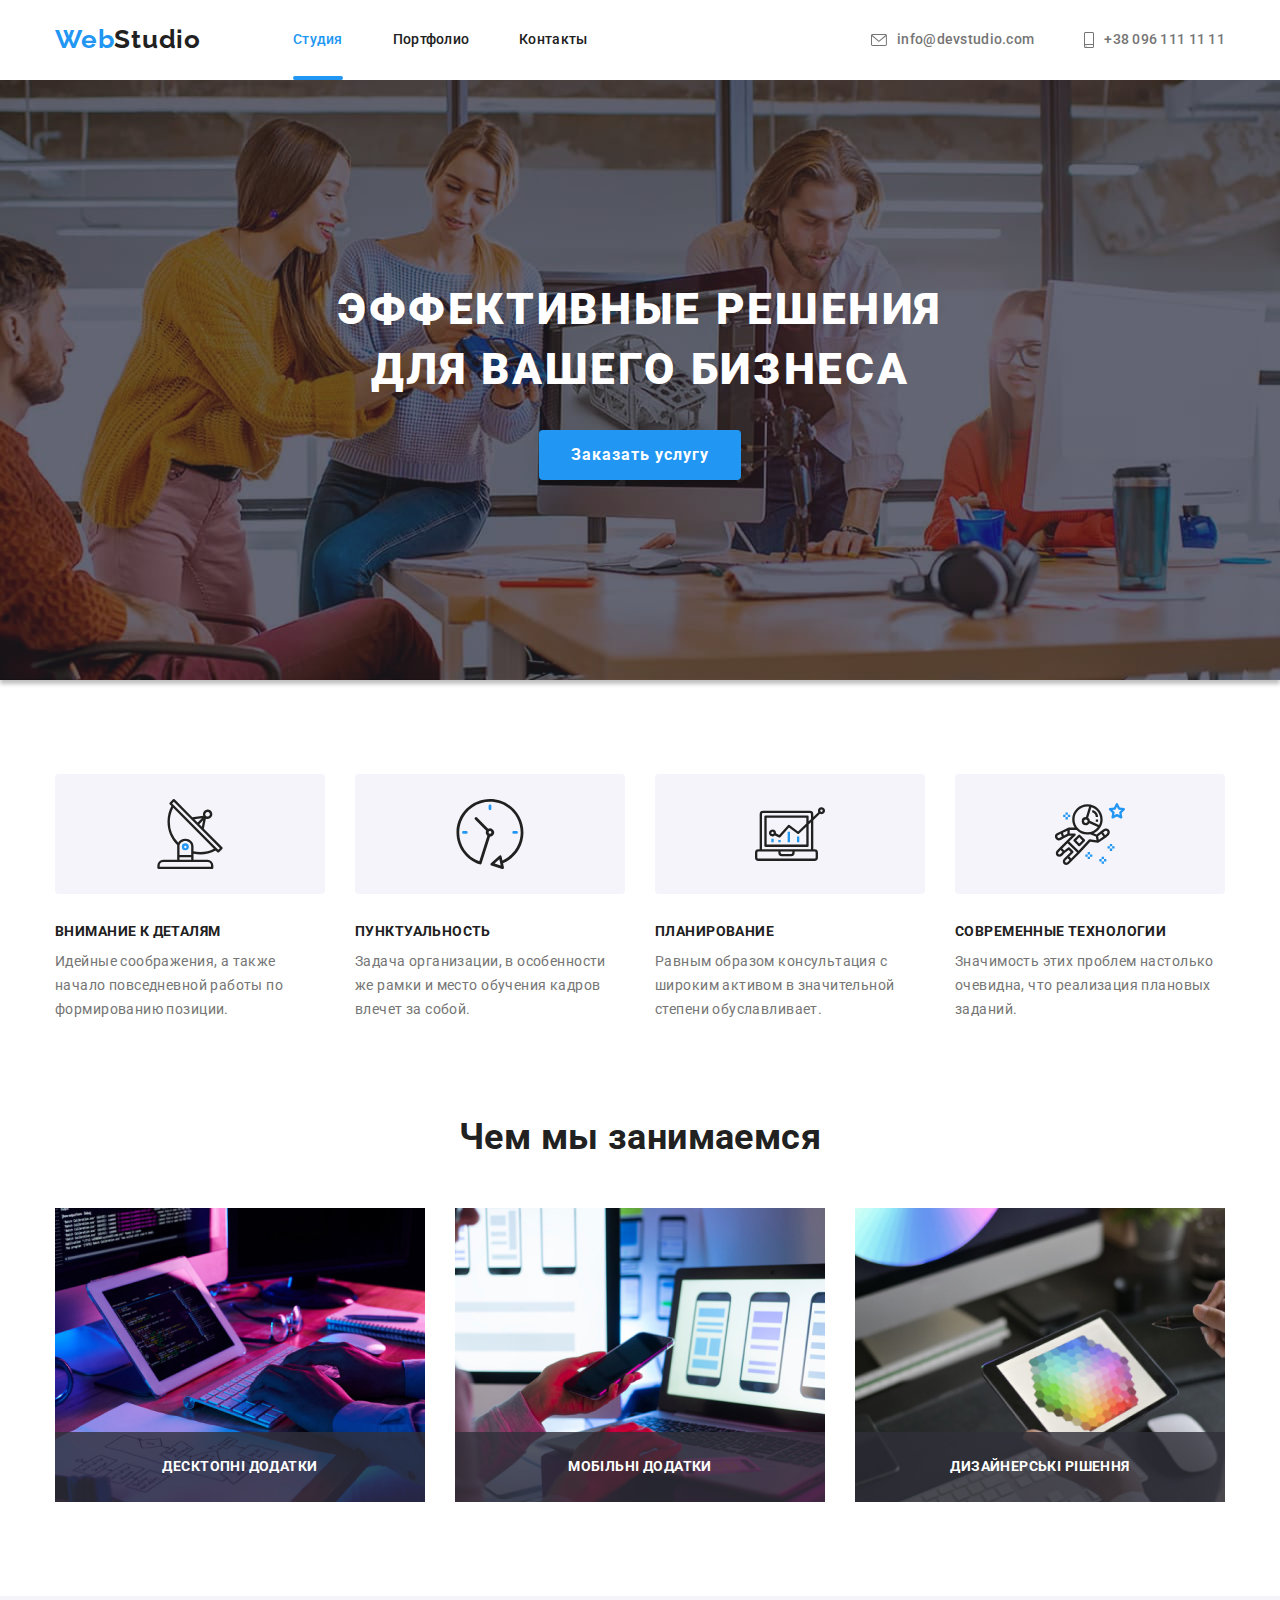
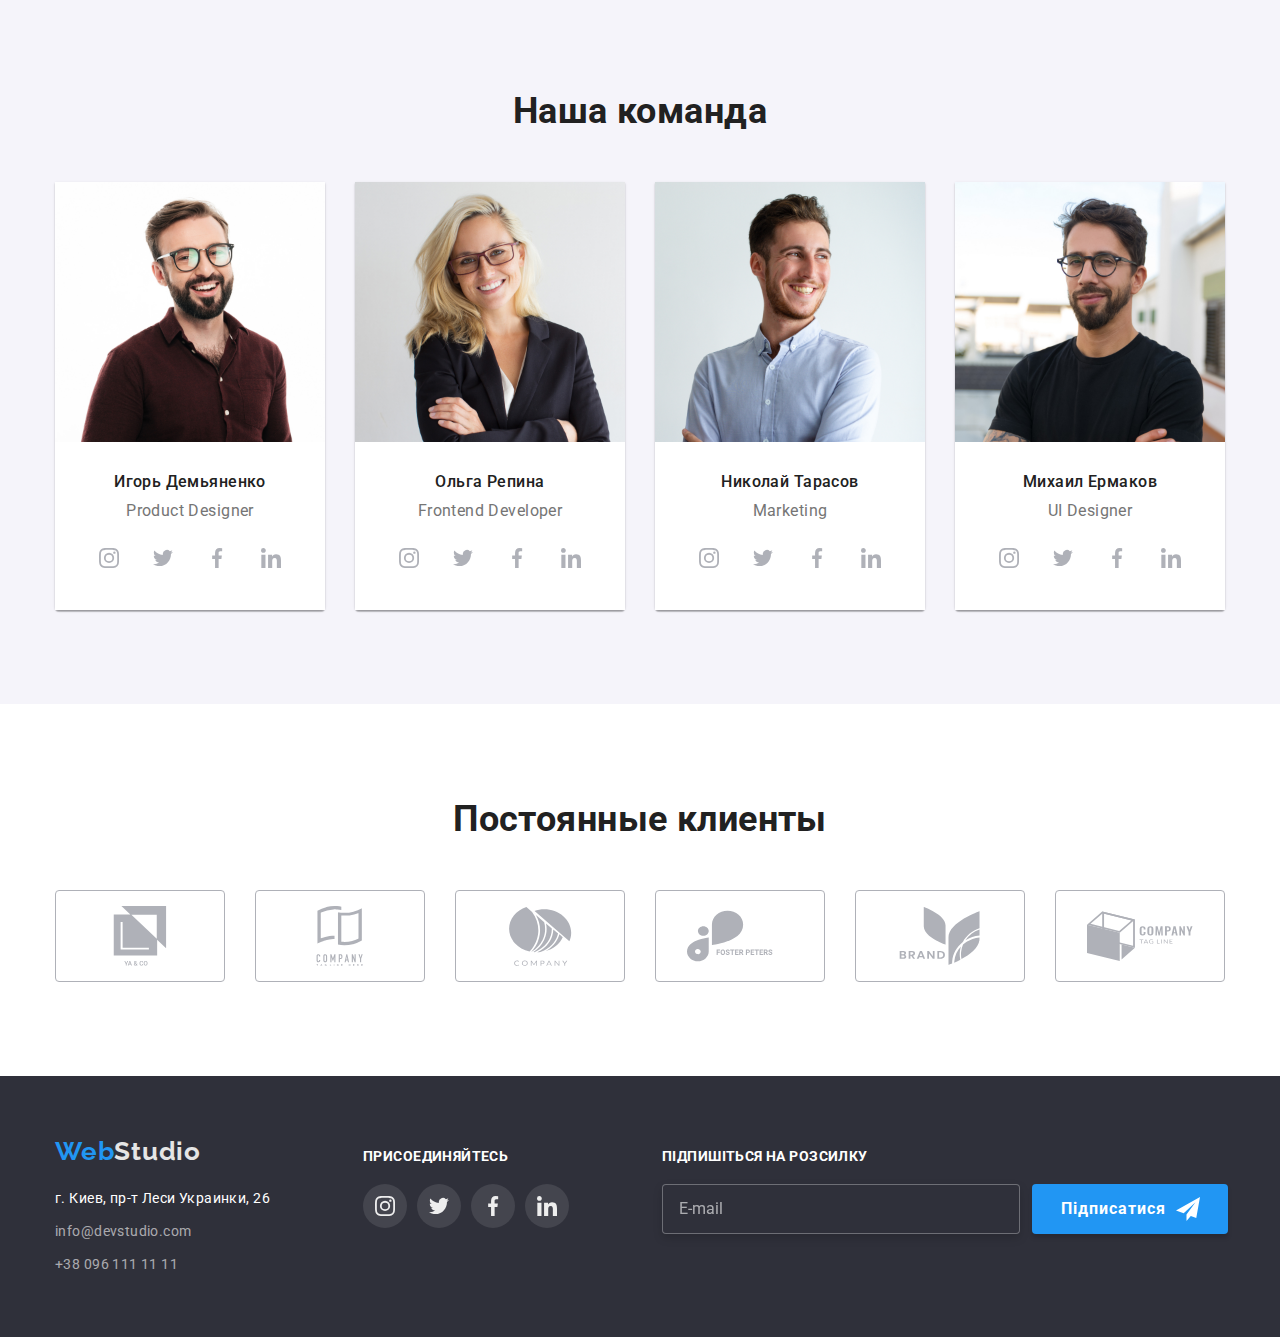
<file: index.html>
<!DOCTYPE html>
<html lang="ru">
  <head>
    <meta charset="UTF-8" />
    <meta http-equiv="X-UA-Compatible" content="IE=edge" />
    <meta name="viewport" content="width=device-width, initial-scale=1.0" />
    <title>Веб-студія</title>
    <link
      href="https://fonts.googleapis.com/css2?family=Raleway:wght@700&family=Roboto:wght@400;500;700;900&display=swap"
      rel="stylesheet"
    />
    <link
      href="https://cdnjs.cloudflare.com/ajax/libs/modern-normalize/1.0.0/modern-normalize.min.css"
      rel="stylesheet"
    />
    <link rel="stylesheet" href="./css/main.min.css" />
  </head>
  <body>
    <header class="header">
      <div class="container main-nav">
        <nav class="header-nav">
          <a class="link logo" href="./index.html" lang="en"
            >Web<span class="logo-studio">Studio</span></a
          >

          <ul class="list header-list">
            <li class="header-list__item">
              <a class="link header-list__link current" href="./index.html">
                Студия</a
              >
            </li>
            <li class="header-list__item">
              <a class="link header-list__link" href="./portfolio.html">
                Портфолио</a
              >
            </li>
            <li class="header-list__item">
              <a class="link header-list__link" href="">Контакты</a>
            </li>
          </ul>
        </nav>
        <ul class="list header-list">
          <li class="header-list__item">
            <a
              class="link header-list__link contakts"
              href="mailto:info@devstudio.com"
            >
              <svg class="header-list__icon" width="16" height="12">
                <use href="./images/icons.svg#icon-envelope"></use>
              </svg>
              info@devstudio.com</a
            >
          </li>
          <li class="header-list__item">
            <a class="link header-list__link contakts" href="tel:+380961111111">
              <svg class="header-list__icon" width="10" height="16">
                <use href="./images/icons.svg#icon-smartphone"></use>
              </svg>
              +38 096 111 11 11</a
            >
          </li>
        </ul>
      </div>
    </header>
    <main class="main">
      <section class="banner">
        <div class="container">
          <h1 class="banner__title">
            Эффективные решения<br />
            для вашего бизнеса
          </h1>
          <button
            class="banner__button button"
            data-modal-open=""
            type="button"
          >
            Заказать услугу
          </button>
        </div>
      </section>
      <section class="techology">
        <div class="container">
          <h2 class="title technology-title">Наши особенности</h2>
          <ul class="list techology-list">
            <li class="technology-list__item">
              <div class="technology-list__icon">
                <svg width="70" height="70">
                  <use href="./images/icons.svg#icon-antenna-1"></use>
                </svg>
              </div>
              <h3 class="title technology-list__title">ВНИМАНИЕ К ДЕТАЛЯМ</h3>
              <p class="technology-list__description">
                Идейные соображения, а также начало повседневной работы по
                формированию позиции.
              </p>
            </li>
            <li class="technology-list__item">
              <div class="technology-list__icon">
                <svg width="70" height="70">
                  <use href="./images/icons.svg#icon-clock-1"></use>
                </svg>
              </div>
              <h3 class="title technology-list__title">ПУНКТУАЛЬНОСТЬ</h3>
              <p class="technology-list__description">
                Задача организации, в особенности же рамки и место обучения
                кадров влечет за собой.
              </p>
            </li>
            <li class="technology-list__item">
              <div class="technology-list__icon">
                <svg width="70" height="70">
                  <use href="./images/icons.svg#icon-diagram-1"></use>
                </svg>
              </div>
              <h3 class="title technology-list__title">ПЛАНИРОВАНИЕ</h3>
              <p class="technology-list__description">
                Равным образом консультация с широким активом в значительной
                степени обуславливает.
              </p>
            </li>
            <li class="technology-list__item">
              <div class="technology-list__icon">
                <svg width="70" height="70">
                  <use href="./images/icons.svg#icon-astronaut-1"></use>
                </svg>
              </div>
              <h3 class="title technology-list__title">
                СОВРЕМЕННЫЕ ТЕХНОЛОГИИ
              </h3>
              <p class="technology-list__description">
                Значимость этих проблем настолько очевидна, что реализация
                плановых заданий.
              </p>
            </li>
          </ul>
        </div>
      </section>
      <section class="works">
        <div class="container">
          <h2 class="title works-title">Чем мы занимаемся</h2>
          <ul class="list works-list">
            <li class="works-list__item">
              <img
                class="works-list__img"
                src="./images/img1.jpg"
                alt="Сотрудник работающий на ПК и планшете"
                width="370"
                height="294"
              />
              <div class="works-list__overlay">
                <p class="works-list__description">Десктопні додатки</p>
              </div>
            </li>
            <li class="works-list__item">
              <img
                class="works-list__img"
                src="./images/img2.jpg"
                alt="Девушка работает с телефоном и ноутбуком"
                width="370"
                height="294"
              />
              <div class="works-list__overlay">
                <p class="works-list__description">Мобільні додатки</p>
              </div>
            </li>
            <li class="works-list__item">
              <img
                class="works-list__img"
                src="./images/img3.jpg"
                alt="Сотрудник выбирает цветовую гамму на планшете"
                width="370"
                height="294"
              />
              <div class="works-list__overlay">
                <p class="works-list__description">Дизайнерські рішення</p>
              </div>
            </li>
          </ul>
        </div>
      </section>
      <section class="team">
        <div class="container">
          <h2 class="title team-title">Наша команда</h2>
          <ul class="list team-list">
            <li class="team-list__item">
              <img
                class="team-list__img"
                src="./images/img-ihor.jpg"
                alt="Игорь Демьяненко"
                width="270"
                height="260"
              />
              <div class="team-worker">
                <h3 class="title team-worker__name">Игорь Демьяненко</h3>
                <p class="team-worker__descr" lang="en">Product Designer</p>
                <ul class="list team-social">
                  <li class="team-social__item">
                    <a class="team-social__link" href="">
                      <svg class="team-social__img" width="20" height="20">
                        <use href="./images/icons.svg#icon-instagram-2"></use>
                      </svg>
                    </a>
                  </li>
                  <li class="team-social__item">
                    <a class="team-social__link" href="">
                      <svg class="team-social__img" width="20" height="20">
                        <use href="./images/icons.svg#icon-twitter-1"></use>
                      </svg>
                    </a>
                  </li>
                  <li class="team-social__item">
                    <a class="team-social__link" href="">
                      <svg class="team-social__img" width="20" height="20">
                        <use href="./images/icons.svg#icon-facebook-1"></use>
                      </svg>
                    </a>
                  </li>
                  <li class="team-social__item">
                    <a class="team-social__link" href="">
                      <svg class="team-social__img" width="20" height="20">
                        <use href="./images/icons.svg#icon-linkedin-1"></use>
                      </svg>
                    </a>
                  </li>
                </ul>
              </div>
            </li>
            <li class="team-list__item">
              <img
                class="team-list__img"
                src="./images/img-olga.jpg"
                alt="Ольга Репина"
                width="270"
                height="260"
              />
              <div class="team-worker">
                <h3 class="title team-worker__name">Ольга Репина</h3>
                <p class="team-worker__descr" lang="en">Frontend Developer</p>
                <ul class="list team-social">
                  <li class="team-social__item">
                    <a class="team-social__link" href="">
                      <svg class="team-social__img" width="20" height="20">
                        <use href="./images/icons.svg#icon-instagram-2"></use>
                      </svg>
                    </a>
                  </li>
                  <li class="team-social__item">
                    <a class="team-social__link" href="">
                      <svg class="team-social__img" width="20" height="20">
                        <use href="./images/icons.svg#icon-twitter-1"></use>
                      </svg>
                    </a>
                  </li>
                  <li class="team-social__item">
                    <a class="team-social__link" href="">
                      <svg class="team-social__img" width="20" height="20">
                        <use href="./images/icons.svg#icon-facebook-1"></use>
                      </svg>
                    </a>
                  </li>
                  <li class="team-social__item">
                    <a class="team-social__link" href="">
                      <svg class="team-social__img" width="20" height="20">
                        <use href="./images/icons.svg#icon-linkedin-1"></use>
                      </svg>
                    </a>
                  </li>
                </ul>
              </div>
            </li>
            <li class="team-list__item">
              <img
                class="team-list__img"
                src="./images/img-nikolay.jpg"
                alt="Николай Тарасов"
                width="270"
                height="260"
              />
              <div class="team-worker">
                <h3 class="title team-worker__name">Николай Тарасов</h3>
                <p class="team-worker__descr" lang="en">Marketing</p>
                <ul class="list team-social">
                  <li class="team-social__item">
                    <a class="team-social__link" href="">
                      <svg class="team-social__img" width="20" height="20">
                        <use href="./images/icons.svg#icon-instagram-2"></use>
                      </svg>
                    </a>
                  </li>
                  <li class="team-social__item">
                    <a class="team-social__link" href="">
                      <svg class="team-social__img" width="20" height="20">
                        <use href="./images/icons.svg#icon-twitter-1"></use>
                      </svg>
                    </a>
                  </li>
                  <li class="team-social__item">
                    <a class="team-social__link" href="">
                      <svg class="team-social__img" width="20" height="20">
                        <use href="./images/icons.svg#icon-facebook-1"></use>
                      </svg>
                    </a>
                  </li>
                  <li class="team-social__item">
                    <a class="team-social__link" href="">
                      <svg class="team-social__img" width="20" height="20">
                        <use href="./images/icons.svg#icon-linkedin-1"></use>
                      </svg>
                    </a>
                  </li>
                </ul>
              </div>
            </li>
            <li class="team-list__item">
              <img
                class="team-list__img"
                src="./images/img-mihail.jpg"
                alt="Михаил Ермаков"
                width="270"
                height="260"
              />
              <div class="team-worker">
                <h3 class="title team-worker__name">Михаил Ермаков</h3>
                <p class="team-worker__descr" lang="en">UI Designer</p>
                <ul class="list team-social">
                  <li class="team-social__item">
                    <a class="team-social__link" href="">
                      <svg class="team-social__img" width="20" height="20">
                        <use href="./images/icons.svg#icon-instagram-2"></use>
                      </svg>
                    </a>
                  </li>
                  <li class="team-social__item">
                    <a class="team-social__link" href="">
                      <svg class="team-social__img" width="20" height="20">
                        <use href="./images/icons.svg#icon-twitter-1"></use>
                      </svg>
                    </a>
                  </li>
                  <li class="team-social__item">
                    <a class="team-social__link" href="">
                      <svg class="team-social__img" width="20" height="20">
                        <use href="./images/icons.svg#icon-facebook-1"></use>
                      </svg>
                    </a>
                  </li>
                  <li class="team-social__item">
                    <a class="team-social__link" href="">
                      <svg class="team-social__img" width="20" height="20">
                        <use href="./images/icons.svg#icon-linkedin-1"></use>
                      </svg>
                    </a>
                  </li>
                </ul>
              </div>
            </li>
          </ul>
        </div>
      </section>
      <section class="clients">
        <div class="container">
          <h2 class="title clients-title">Постоянные клиенты</h2>
          <ul class="list clients-list">
            <li class="clients-list__item">
              <a class="link clients-list__link" href="">
                <svg class="clients-list__icon" width="106" height="60">
                  <use href="./images/icons.svg#icon-Logo1"></use>
                </svg>
              </a>
            </li>
            <li class="clients-list__item">
              <a class="link clients-list__link" href="">
                <svg class="clients-list__icon" width="106" height="60">
                  <use href="./images/icons.svg#icon-Logo2"></use>
                </svg>
              </a>
            </li>
            <li class="clients-list__item">
              <a class="link clients-list__link" href="">
                <svg class="clients-list__icon" width="106" height="60">
                  <use href="./images/icons.svg#icon-Logo3"></use>
                </svg>
              </a>
            </li>
            <li class="clients-list__item">
              <a class="link clients-list__link" href=""
                ><svg class="clients-list__icon" width="106" height="60">
                  <use href="./images/icons.svg#icon-Logo4"></use>
                </svg>
              </a>
            </li>
            <li class="clients-list__item">
              <a class="link clients-list__link" href=""
                ><svg class="clients-list__icon" width="106" height="60">
                  <use href="./images/icons.svg#icon-Logo5"></use>
                </svg>
              </a>
            </li>
            <li class="clients-list__item">
              <a class="link clients-list__link" href=""
                ><svg class="clients-list__icon" width="106" height="60">
                  <use href="./images/icons.svg#icon-Logo6"></use>
                </svg>
              </a>
            </li>
          </ul>
        </div>
      </section>
    </main>
    <footer class="footer">
      <div class="container">
        <div class="footer-container">
          <div class="footer-contacts">
            <a class="link logo footer-logo" href="./index.html" lang="en"
              >Web<span class="logo-studio-footer">Studio</span></a
            >
            <address class="footer-address">
              <p>г. Киев, пр-т Леси Украинки, 26</p>
              <a class="link footer-link" href="mailto:info@devstudio.com">
                info@devstudio.com</a
              >
              <br />
              <a class="link footer-link" href="tel:+380961111111">
                +38 096 111 11 11</a
              >
            </address>
          </div>
          <div class="social-footer">
            <h3 class="footer-social-title">ПРИСОЕДИНЯЙТЕСЬ</h3>
            <ul class="list footer-social">
              <li class="team-social__item">
                <a class="team-social__link-footer" href="">
                  <svg class="team-social__img" width="20" height="20">
                    <use href="./images/icons.svg#icon-instagram-2"></use>
                  </svg>
                </a>
              </li>
              <li class="team-social__item">
                <a class="team-social__link-footer" href="">
                  <svg class="team-social__img" width="20" height="20">
                    <use href="./images/icons.svg#icon-twitter-1"></use>
                  </svg>
                </a>
              </li>
              <li class="team-social__item">
                <a class="team-social__link-footer" href="">
                  <svg class="team-social__img" width="20" height="20">
                    <use href="./images/icons.svg#icon-facebook-1"></use>
                  </svg>
                </a>
              </li>
              <li class="team-social__item">
                <a class="team-social__link-footer" href="">
                  <svg class="team-social__img" width="20" height="20">
                    <use href="./images/icons.svg#icon-linkedin-1"></use>
                  </svg>
                </a>
              </li>
            </ul>
          </div>
          <div class="footer-form-container">
            <h3 class="footer-social-title">Підпишіться на розсилку</h3>
            <p class="title-subscribe"></p>
            <div class="footer-form-fild">
              <label for="footer-subscribe" class="footer-form-lable"></label>
              <input
                id="footer-subscribe"
                type="email"
                name="email"
                class="footer-subscribe"
                placeholder="E-mail"
              />
              <button type="submit" class="button button-footer">
                <svg class="button-footer-icon" width="24px" height="24px">
                  <use href="./images/icons.svg#icon-icon-send"></use>
                </svg>
                Підписатися
              </button>
            </div>
          </div>
        </div>
      </div>
    </footer>
    <div class="backdrop is-hidden" data-modal>
      <div class="modal">
        <button data-modal-close aria-label="button" class="close-button">
          <svg class="icon-close" width="11px" height="11px">
            <use href="./images/icons.svg#icon-close"></use>
          </svg>
        </button>

        <div class="title-modal">
          <strong>Залиште свої дані, ми вам перезвонимо</strong>
        </div>

        <div class="form-fild">
          <label for="user-name" class="form-lable"
            ><span class="label-title">Ім'я</span></label
          >
          <div class="modal-position-icon">
            <input
              id="user-name"
              type="text"
              name="user-name"
              class="form-input"
            />
            <svg width="12px" height="12px" class="modal-icon">
              <use href="./images/icons.svg#icon-user"></use>
            </svg>
          </div>
        </div>

        <div class="form-fild">
          <label for="user-tel" class="form-lable"
            ><span class="label-title">Телефон</span></label
          >
          <div class="modal-position-icon">
            <input id="user-tel" type="tel" name="tel" class="form-input" />
            <svg width="13px" height="13px" class="modal-icon">
              <use href="./images/icons.svg#icon-tel"></use>
            </svg>
          </div>
        </div>

        <div class="form-fild">
          <label for="user-email" class="form-lable"
            ><span class="label-title">Пошта</span></label
          >
          <div class="modal-position-icon">
            <input
              id="user-email"
              type="email"
              name="email"
              class="form-input"
            />
            <svg width="15px" height="12px" class="modal-icon">
              <use href="./images/icons.svg#icon-letter"></use>
            </svg>
          </div>
        </div>

        <label class="label-comment">
          <span class="label-title-comment">Коментар</span>
          <textarea
            placeholder="Введіть текст"
            name="comment"
            class="comment"
          ></textarea>
        </label>

        <label class="form-checkbox">
          <input
            type="checkbox"
            name="checkbox"
            class="form-accept visually-hidden"
          />
          <span class="checkbox-icon">
            <svg class="icon" width="16px" height="15px">
              <use href="./images/icons.svg#icon-mark"></use>
            </svg>
          </span>
          <span class="checkbox-title"
            >Погоджуюся з розсилкою та приймаю
            <a href="" class="contract">Умови договору</a>
          </span>
        </label>
        <button type="submit" class="button modal-form-button">
          Відправити
        </button>
      </div>
    </div>
    <script src="./js/modal.js"></script>
  </body>
</html>
</file>
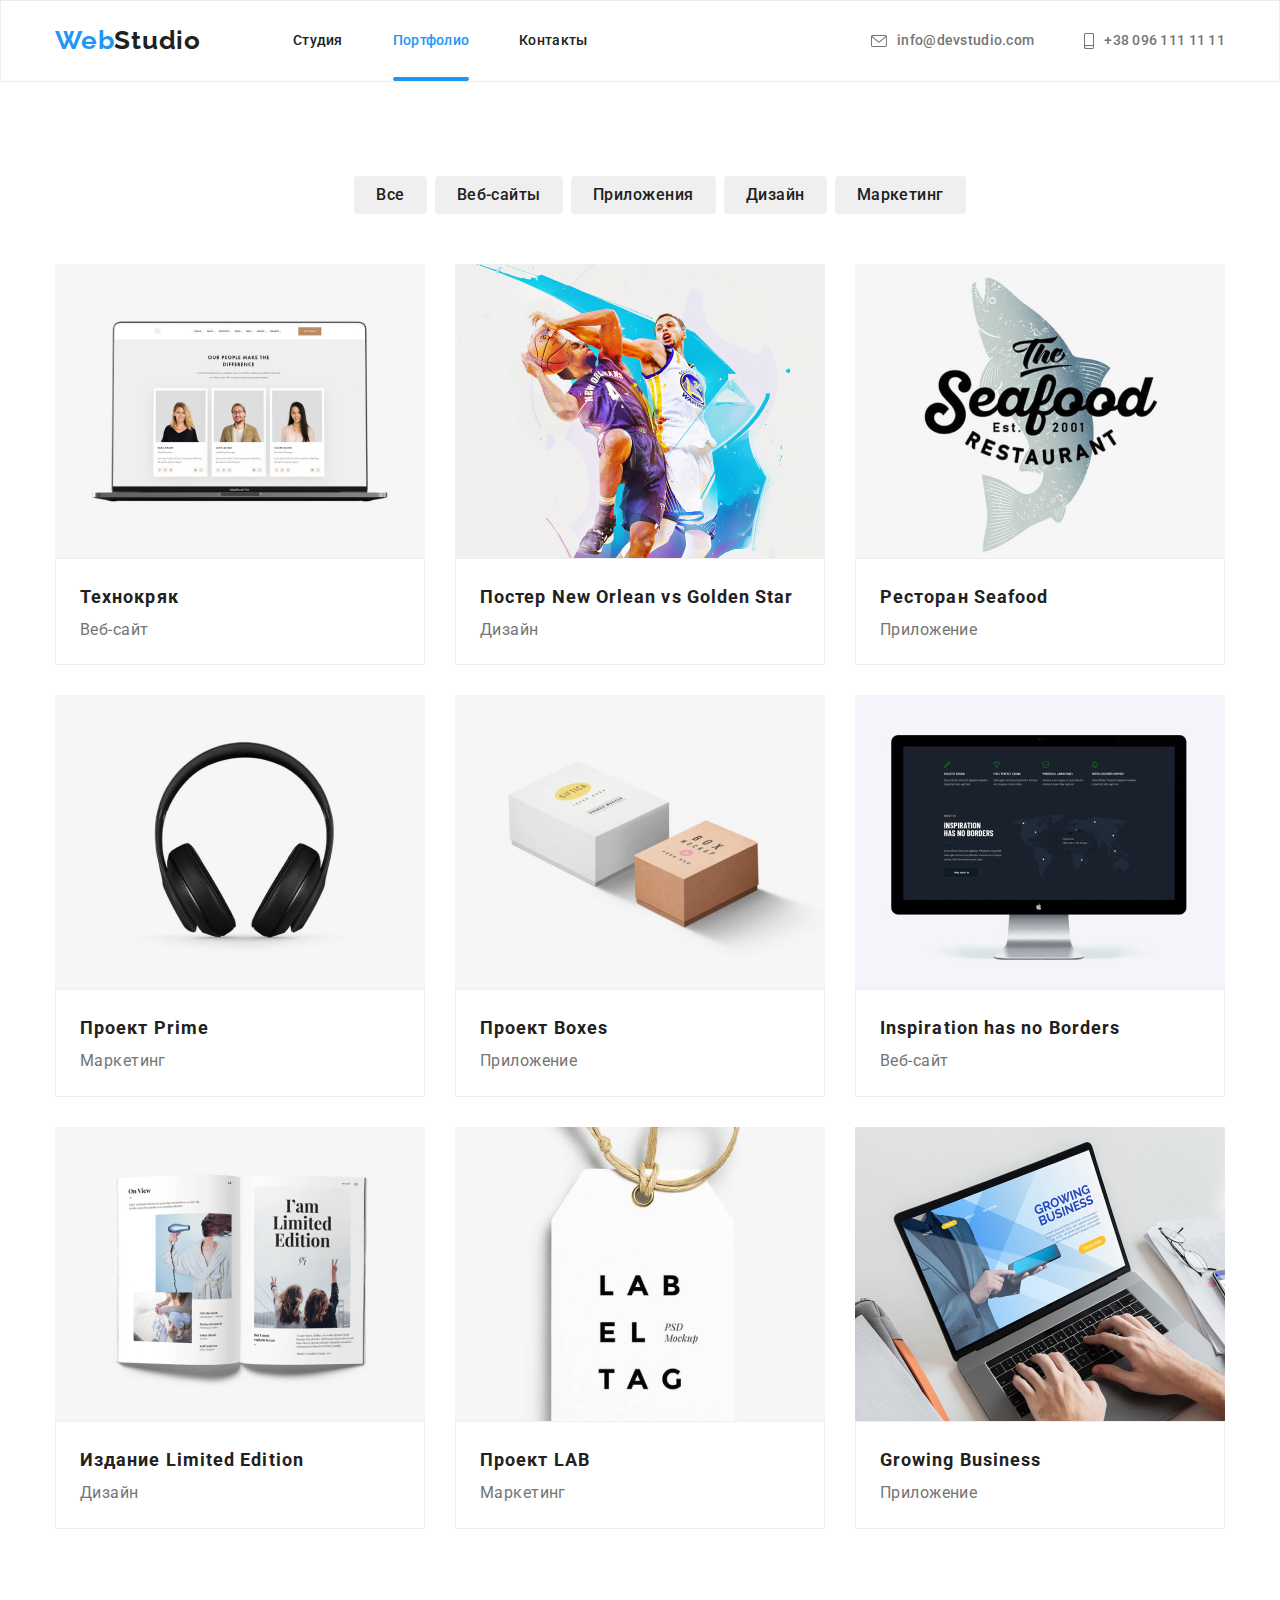
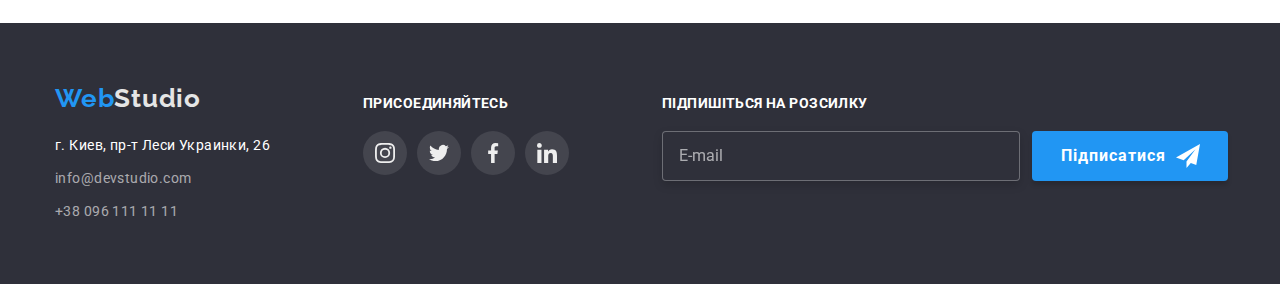
<file: portfolio.html>
<!DOCTYPE html>
<html lang="ru">
  <head>
    <meta charset="UTF-8" />
    <meta http-equiv="X-UA-Compatible" content="IE=edge" />
    <meta name="viewport" content="width=device-width, initial-scale=1.0" />
    <link
      href="https://fonts.googleapis.com/css2?family=Raleway:wght@700&family=Roboto:wght@400;500;700;900&display=swap"
      rel="stylesheet"
    />
    <link
      href="https://cdnjs.cloudflare.com/ajax/libs/modern-normalize/1.0.0/modern-normalize.min.css"
      rel="stylesheet"
    />
    <link rel="stylesheet" href="./css/main.min.css" />

    <title>Портфоліо</title>
  </head>
  <body class="body">
    <main>
      <header class="header portfolio-header">
        <div class="container main-nav">
          <nav class="header-nav">
            <a class="link logo" href="./index.html" lang="en"
              >Web<span class="logo-studio">Studio</span></a
            >
            <ul class="list header-list">
              <li class="header-list__item">
                <a class="link header-list__link" href="./index.html">
                  Студия</a
                >
              </li>
              <li class="header-list__item">
                <a
                  class="link header-list__link current"
                  href="./portfolio.html"
                >
                  Портфолио</a
                >
              </li>
              <li class="header-list__item">
                <a class="link header-list__link" href="">Контакты</a>
              </li>
            </ul>
          </nav>
          <ul class="list header-list">
            <li class="header-list__item">
              <a
                class="link header-list__link contakts"
                href="mailto:info@devstudio.com"
              >
                <svg class="header-list__icon" width="16" height="12">
                  <use href="./images/icons.svg#icon-envelope"></use>
                </svg>
                info@devstudio.com</a
              >
            </li>
            <li class="header-list__item">
              <a
                class="link header-list__link contakts"
                href="tel:+380961111111"
              >
                <svg class="header-list__icon" width="10" height="16">
                  <use href="./images/icons.svg#icon-smartphone"></use>
                </svg>
                +38 096 111 11 11</a
              >
            </li>
          </ul>
        </div>
      </header>
      <section class="portfolio-works">
        <div class="container">
          <h1 class="portfolio-title">Наши работы</h1>
          <ul class="list menu-list">
            <li class="menu-list__item">
              <button class="portfolio-menu" type="button">Все</button>
            </li>
            <li class="menu-list__item">
              <button class="portfolio-menu" type="button">Веб-сайты</button>
            </li>
            <li class="menu-list__item">
              <button class="portfolio-menu" type="button">Приложения</button>
            </li>
            <li class="menu-list__item">
              <button class="portfolio-menu" type="button">Дизайн</button>
            </li>
            <li class="menu-list__item">
              <button class="portfolio-menu" type="button">Маркетинг</button>
            </li>
          </ul>

          <ul class="list portfolio-list">
            <li class="portfolio-list__item">
              <a class="link portfolio-list__link" href="">
                <div class="portfolio-list__container">
                  <img
                    class="portfolio-list__img"
                    src="./images/portfolio-img1.jpg"
                    alt="Ноутбук с открытым веб-сайтом"
                    width="370"
                    height="294"
                  />
                  <div class="portfolio-list__slider">
                    <p class="portfolio-list__slider_text">
                      Ресурс пропонує комплексні пропозиції з різним рівнем
                      функціоналу та сервісів. Все це дозволить відвідувачу
                      отримати вичерпні відомості про компанію чи приватну
                      особу.
                    </p>
                  </div>
                </div>
                <div class="portfolio-list__descript">
                  <h2 class="portfolio-list__title">Технокряк</h2>
                  <p class="portfolio-list__text">Веб-сайт</p>
                </div>
              </a>
            </li>
            <li class="portfolio-list__item">
              <a class="link portfolio-list__link" href="">
                <div class="portfolio-list__container">
                  <img
                    class="portfolio-list__img"
                    src="./images/portfolio-img2.jpg"
                    alt="Два игрока баскетболиста борятся за мяч"
                    width="370"
                    height="294"
                  />
                  <div class="portfolio-list__slider">
                    <p class="portfolio-list__slider_text">
                      Ресурс пропонує комплексні пропозиції з різним рівнем
                      функціоналу та сервісів. Все це дозволить відвідувачу
                      отримати вичерпні відомості про компанію чи приватну
                      особу.
                    </p>
                  </div>
                </div>
                <div class="portfolio-list__descript">
                  <h2 class="portfolio-list__title">
                    Постер New Orlean vs Golden Star
                  </h2>
                  <p class="portfolio-list__text">Дизайн</p>
                </div>
              </a>
            </li>
            <li class="portfolio-list__item">
              <a class="link portfolio-list__link" href="">
                <div class="portfolio-list__container">
                  <img
                    class="portfolio-list__img"
                    src=".//images/portfolio-img3.jpg "
                    alt="Название ресторана на фоне рыбы"
                    width="370"
                    height="294"
                  />
                  <div class="portfolio-list__slider">
                    <p class="portfolio-list__slider_text">
                      Ресурс пропонує комплексні пропозиції з різним рівнем
                      функціоналу та сервісів. Все це дозволить відвідувачу
                      отримати вичерпні відомості про компанію чи приватну
                      особу.
                    </p>
                  </div>
                </div>
                <div class="portfolio-list__descript">
                  <h2 class="portfolio-list__title">Ресторан Seafood</h2>
                  <p class="portfolio-list__text">Приложение</p>
                </div>
              </a>
            </li>
            <li class="portfolio-list__item">
              <a class="link portfolio-list__link" href="">
                <div class="portfolio-list__container">
                  <img
                    class="portfolio-list__img"
                    src="./images/portfolio-img4.jpg"
                    alt="Беспроводные наушники"
                    width="370"
                    height="294"
                  />
                  <div class="portfolio-list__slider">
                    <p class="portfolio-list__slider_text">
                      Ресурс пропонує комплексні пропозиції з різним рівнем
                      функціоналу та сервісів. Все це дозволить відвідувачу
                      отримати вичерпні відомості про компанію чи приватну
                      особу.
                    </p>
                  </div>
                </div>
                <div class="portfolio-list__descript">
                  <h2 class="portfolio-list__title">Проект Prime</h2>
                  <p class="portfolio-list__text">Маркетинг</p>
                </div>
              </a>
            </li>
            <li class="portfolio-list__item">
              <a class="link portfolio-list__link" href="">
                <div class="portfolio-list__container">
                  <img
                    class="portfolio-list__img"
                    src="./images/portfolio-img5.jpg"
                    alt="Два коробка"
                    width="370"
                    height="294"
                  />
                  <div class="portfolio-list__slider">
                    <p class="portfolio-list__slider_text">
                      Ресурс пропонує комплексні пропозиції з різним рівнем
                      функціоналу та сервісів. Все це дозволить відвідувачу
                      отримати вичерпні відомості про компанію чи приватну
                      особу.
                    </p>
                  </div>
                </div>
                <div class="portfolio-list__descript">
                  <h2 class="portfolio-list__title">Проект Boxes</h2>
                  <p class="portfolio-list__text">Приложение</p>
                </div>
              </a>
            </li>
            <li class="portfolio-list__item">
              <a class="link portfolio-list__link" href="">
                <div class="portfolio-list__container">
                  <img
                    class="portfolio-list__img"
                    src="./images/portfolio-img6.jpg"
                    alt="Монитор с открытым веб-сайтом"
                    width="370"
                    height="294"
                  />
                  <div class="portfolio-list__slider">
                    <p class="portfolio-list__slider_text">
                      Ресурс пропонує комплексні пропозиції з різним рівнем
                      функціоналу та сервісів. Все це дозволить відвідувачу
                      отримати вичерпні відомості про компанію чи приватну
                      особу.
                    </p>
                  </div>
                </div>
                <div class="portfolio-list__descript">
                  <h2 class="portfolio-list__title">
                    Inspiration has no Borders
                  </h2>
                  <p class="portfolio-list__text">Веб-сайт</p>
                </div>
              </a>
            </li>
            <li class="portfolio-list__item">
              <a class="link portfolio-list__link" href="">
                <div class="portfolio-list__container">
                  <img
                    class="portfolio-list__img"
                    src="./images/portfolio-img7.jpg"
                    alt="Развернутый женский журнал"
                    width="370"
                    height="294"
                  />
                  <div class="portfolio-list__slider">
                    <p class="portfolio-list__slider_text">
                      Ресурс пропонує комплексні пропозиції з різним рівнем
                      функціоналу та сервісів. Все це дозволить відвідувачу
                      отримати вичерпні відомості про компанію чи приватну
                      особу.
                    </p>
                  </div>
                </div>
                <div class="portfolio-list__descript">
                  <h2 class="portfolio-list__title">Издание Limited Edition</h2>
                  <p class="portfolio-list__text">Дизайн</p>
                </div>
              </a>
            </li>
            <li class="portfolio-list__item">
              <a class="link portfolio-list__link" href="">
                <div class="portfolio-list__container">
                  <img
                    class="portfolio-list__img"
                    src="./images/portfolio-img8.jpg"
                    alt="Бумажная бирка с логотипом"
                    width="370"
                    height="294"
                  />
                  <div class="portfolio-list__slider">
                    <p class="portfolio-list__slider_text">
                      Ресурс пропонує комплексні пропозиції з різним рівнем
                      функціоналу та сервісів. Все це дозволить відвідувачу
                      отримати вичерпні відомості про компанію чи приватну
                      особу.
                    </p>
                  </div>
                </div>
                <div class="portfolio-list__descript">
                  <h2 class="portfolio-list__title">Проект LAB</h2>
                  <p class="portfolio-list__text">Маркетинг</p>
                </div>
              </a>
            </li>
            <li class="portfolio-list__item">
              <a class="link portfolio-list__link" href="">
                <div class="portfolio-list__container">
                  <img
                    class="portfolio-list__img"
                    src="./images/portfolio-img9.jpg"
                    alt="Человек за ноутбуком с открытым приложением"
                    width="370"
                    height="294"
                  />
                  <div class="portfolio-list__slider">
                    <p class="portfolio-list__slider_text">
                      Ресурс пропонує комплексні пропозиції з різним рівнем
                      функціоналу та сервісів. Все це дозволить відвідувачу
                      отримати вичерпні відомості про компанію чи приватну
                      особу.
                    </p>
                  </div>
                </div>
                <div class="portfolio-list__descript">
                  <h2 class="portfolio-list__title">Growing Business</h2>
                  <p class="portfolio-list__text">Приложение</p>
                </div>
              </a>
            </li>
          </ul>
        </div>
      </section>
    </main>

    <footer class="footer">
      <div class="container">
        <div class="footer-container">
          <div class="footer-contacts">
            <a class="link logo footer-logo" href="./index.html" lang="en"
              >Web<span class="logo-studio-footer">Studio</span></a
            >
            <address class="footer-address">
              <p>г. Киев, пр-т Леси Украинки, 26</p>
              <a class="link footer-link" href="mailto:info@devstudio.com">
                info@devstudio.com</a
              >
              <br />
              <a class="link footer-link" href="tel:+380961111111">
                +38 096 111 11 11</a
              >
            </address>
          </div>
          <div class="social-footer">
            <h3 class="footer-social-title">ПРИСОЕДИНЯЙТЕСЬ</h3>
            <ul class="list footer-social">
              <li class="team-social__item">
                <a class="team-social__link-footer" href="">
                  <svg class="team-social__img" width="20" height="20">
                    <use href="./images/icons.svg#icon-instagram-2"></use>
                  </svg>
                </a>
              </li>
              <li class="team-social__item">
                <a class="team-social__link-footer" href="">
                  <svg class="team-social__img" width="20" height="20">
                    <use href="./images/icons.svg#icon-twitter-1"></use>
                  </svg>
                </a>
              </li>
              <li class="team-social__item">
                <a class="team-social__link-footer" href="">
                  <svg class="team-social__img" width="20" height="20">
                    <use href="./images/icons.svg#icon-facebook-1"></use>
                  </svg>
                </a>
              </li>
              <li class="team-social__item">
                <a class="team-social__link-footer" href="">
                  <svg class="team-social__img" width="20" height="20">
                    <use href="./images/icons.svg#icon-linkedin-1"></use>
                  </svg>
                </a>
              </li>
            </ul>
          </div>
          <div class="footer-form-container">
            <h3 class="footer-social-title">Підпишіться на розсилку</h3>
            <p class="title-subscribe"></p>
            <div class="footer-form-fild">
              <label for="footer-subscribe" class="footer-form-lable"></label>
              <input
                id="footer-subscribe"
                type="email"
                name="email"
                class="footer-subscribe"
                placeholder="E-mail"
              />
              <button type="submit" class="button button-footer">
                <svg class="button-footer-icon" width="24px" height="24px">
                  <use href="./images/icons.svg#icon-icon-send"></use></svg
                >Підписатися
              </button>
            </div>
          </div>
        </div>
      </div>
    </footer>
  </body>
</html>
</file>
<file: css/main.min.css>
:root{--bakrnd-color-first: #E5E5E5;--bakrnd-color-second: #F5F4FA;--footer-color: #2F303A;--text-color-first: #757575;--text-color-tittle: #212121;--text-color-footer: rgba(255, 255, 255, 0.6);--text-banner-color: #FFFFFF;--accent-color: #2196F3;--first-font: "Roboto";--logo-font: "Raleway";--transition-duration: 250ms;--time-funcsion: cubic-bezier(0.4, 0, 0.2, 1);--animation-time: 250ms cubic-bezier(0.4, 0, 0.2, 1)}.visually-hidden{position:absolute;width:1px;height:1px;margin:-1px;border:0;padding:0;white-space:nowrap;clip-path:inset(100%);clip:rect(0 0 0 0);overflow:hidden}.link{color:var(--text-color-tittle);text-decoration:none}.link:hover,.link:focus,.link:active{color:var(--accent-color);fill:currentColor}.backdrop{position:fixed;top:0;left:0;width:100%;height:100%;background-color:rgba(0,0,0,.2);opacity:1;visibility:visible;transition:opacity 250ms cubic-bezier(0.4, 0, 0.2, 1),visibility 250ms cubic-bezier(0.4, 0, 0.2, 1)}.backdrop.is-hidden{opacity:0;visibility:hidden}.modal{position:absolute;top:50%;left:50%;background-color:var(--text-banner-color);min-width:528px;min-height:581px;padding:40px;box-shadow:0px 1px 3px rgba(0,0,0,.12),0px 1px 1px rgba(0,0,0,.14),0px 2px 1px rgba(0,0,0,.2);border-radius:4px;opacity:1;transform:scale(1) translate(-50%, -50%);transition:transform 250ms cubic-bezier(0.4, 0, 0.2, 1)}.close-button{position:absolute;top:8px;right:8px;width:30px;height:30px;border-radius:50%;border:1px solid rgba(0,0,0,.1);padding:0;cursor:pointer;fill:#000;background-color:#fff;transition:fill var(--animation-time)}.close-button:hover,.close-button:focus{fill:var(--accent-color)}.icon-close{position:absolute;top:50%;left:50%;transform:translate(-50%, -50%)}.modal-form{display:block}.title-modal{font-size:20px;text-align:center;color:var(--text-color-tittle);margin-bottom:12px}.label-title{display:block;font-size:12px;line-height:1.16;letter-spacing:.01em;color:var(--text-color)}.form-lable{display:block;margin-bottom:4px;font-size:12px;line-height:1.16;letter-spacing:.01em;color:var(--text-color-first)}.form-fild{margin-bottom:10px}.modal-position-icon{position:relative}.modal-icon{position:absolute;top:50%;left:15px;transform:translateY(-50%);transition:fill var(--animation-time)}.form-input{display:block;width:100%;height:40px;padding-left:42px;border:1px solid rgba(33,33,33,.2);border-radius:4px;transition:border var(--animation-time);cursor:pointer}.form-input:focus-within{outline:none;border:1px solid var(--accent-color);border-radius:4px}.form-input:focus-within+.modal-icon{fill:var(--accent-color);cursor:pointer}textarea{display:block;resize:none;width:100%;height:120px;padding:12px 16px;cursor:pointer}textarea::placeholder{color:rgba(117,117,117,.5019607843)}.label-title-comment{display:block;font-size:12px;line-height:1.17;letter-spacing:.01em;color:var(--text-color-first);margin-bottom:4px}.label-comment{display:block;margin-bottom:20px}.comment{border:1px solid rgba(33,33,33,.2);border-radius:4px;transition:border var(--animation-time)}.comment:focus-within{outline:none;border:1px solid var(--accent-color);border-radius:4px}.form-checkbox{display:flex;align-items:center;justify-content:center;margin-bottom:30px}.checkbox-title{font-weight:400;font-size:14px;line-height:1.71;color:var(--text-color-first)}.checkbox-icon{display:inline-flex;align-items:center;justify-content:center;width:16px;height:15px;outline:2px solid #212121;outline-offset:-2px;border-radius:2px;margin-right:4px;transition:background-color var(--animation-time),outline var(--animation-time)}.form-accept:checked+.checkbox-icon{background-color:var(--accent-color);outline:2px solid var(--accent-color);outline-offset:-2px}.modal-form-button{display:block;margin-left:auto;margin-right:auto;padding:10px 56px 10px 55px;font-weight:700;line-height:1.88;align-items:center;text-align:center;letter-spacing:.06em;color:var(--text-banner-color);border:0;border-radius:4px;background:#188ce8;box-shadow:0px 4px 4px rgba(0,0,0,.15)}.contract{color:var(--accent-color)}.title{color:var(--text-color-tittle);font-size:14px;font-weight:700;line-height:1.14}.portfolio-header{border:1px solid #ececec}ul,h1,h2,h3,p{margin:0}body{font-family:"Roboto","Raleway",sans-serif;color:var(--text-color-first);font-weight:400;font-size:14px;letter-spacing:.03em}.list{list-style:none}.main{line-height:1.71}.container{width:1200px;padding-right:15px;padding-left:15px;margin-left:auto;margin-right:auto}.header-list__link{position:relative;display:block;padding-top:32px;padding-bottom:32px;transition:color var(--animation-time)}.header-list__link.current{color:var(--accent-color)}.header-list__link::after{content:"";display:block;width:100%;height:4px;background-color:var(--accent-color);border-radius:2px;position:absolute;left:0;bottom:0;opacity:0;transition:opacity 250ms var(--time-funcsion)}.header-list__link.current::after{opacity:1}.main-nav{display:flex;align-items:center;margin-left:auto;align-self:flex-end;height:80px}.header-nav{display:flex}.header-list{display:flex;padding-left:0px;margin-left:auto;font-weight:500;font-size:14px;line-height:1.14;letter-spacing:.02em;justify-content:center}.header-list .header-list__item{margin-right:50px;fill:#afb1b8}.header-list .header-list__item:last-child{margin-right:0px}.contakts{fill:currentColor;display:flex;align-items:center;transition:color var(--animation-time);color:var(--text-color-first);height:16px;gap:10px}.logo{padding-top:24px;padding-bottom:25px;display:flex;margin-right:93px;width:145px;height:31px;color:var(--accent-color);font-family:var(--logo-font);font-weight:700;font-size:26px;line-height:1.19;letter-spacing:.03em}.logo-studio{color:var(--text-color-tittle)}.footer{padding-top:60px;padding-bottom:60px;background-color:var(--footer-color)}.footer-logo{padding:0;margin-bottom:20px}.footer-address{color:var(--text-banner-color);font-style:normal;line-height:1.71}.footer-link{display:inline-block;margin-top:9px;color:var(--text-color-footer);transition:color var(--animation-time)}.logo-studio-footer{color:var(--bakrnd-color-first)}.footer-social-title{font-family:"Roboto";font-weight:700;font-size:14px;line-height:16px;letter-spacing:.03em;text-transform:uppercase;color:#fff;padding-top:12px;padding-bottom:20px}.footer-container{display:flex}.footer-contacts{display:inline-block;padding-right:70px}.social-footer{display:inline-block;width:206px;height:80px}.footer-social{display:flex;padding-bottom:30px;padding-left:0px;justify-content:center}.team-social__link-footer{display:flex;width:44px;height:44px;border:0;border-radius:50%;justify-content:center;align-items:center;color:#eee;background:rgba(255,255,255,.1);transition:background-color var(--animation-time)}.team-social__link-footer:hover,.team-social__link-footer:focus{color:#eee;background-color:var(--accent-color)}.team-social__item{display:flex}.team-social__item:not(:last-child){margin-right:10px}.team-social__img{fill:currentColor}.footer-form-container{margin-left:93px}.footer-form{display:flex;margin-right:0}.footer-form-fild{display:flex;margin-bottom:0px}.footer-subscribe{width:358px;height:50px;background-color:var(--footer-color);border:1px solid rgba(255,255,255,.3);filter:drop-shadow(0px 4px 4px rgba(0, 0, 0, 0.15));border-radius:4px;margin-right:12px;padding-right:5px;padding-left:16px;color:var(--text-banner-color);transition:border var(--animation-time)}.footer-subscribe:focus{transition:border var(--animation-time)}.footer-subscribe::placeholder{width:47px;height:20px;font-weight:400;font-size:16px;line-height:1.25;align-items:center;color:rgba(255,255,255,.6)}.button-footer{position:relative;border-radius:4px;border:none;background-color:var(--accent-color);color:var(--text-banner-color);height:50px;font-weight:700;font-size:16px;line-height:1.88;letter-spacing:.06em;padding:10px 62px 10px 29px;box-shadow:0px 4px 4px rgba(0,0,0,.15);cursor:pointer}.button-footer-icon{position:absolute;top:13px;right:28px}.button:hover,.button:focus{cursor:pointer}.banner__title{margin-left:auto;margin-right:auto;margin-bottom:30px;color:var(--text-banner-color);font-weight:900;font-size:44px;line-height:1.36;letter-spacing:.06em;text-align:center;text-transform:uppercase}.banner__button{display:block;font-family:var(--first-font);color:var(--text-banner-color);font-weight:700;font-size:16px;line-height:1.88;letter-spacing:.06em;margin-left:auto;margin-right:auto;padding:10px 32px;background-color:var(--accent-color);box-shadow:0px 4px 4px rgba(0,0,0,.15);border-radius:4px;border:0;transition:color var(--animation-time)}.banner{padding-top:200px;padding-bottom:200px;background-image:linear-gradient(rgba(47, 48, 58, 0.4), rgba(47, 48, 58, 0.4)),url(../images/header-img.jpg);background-color:rgba(47,48,58,.4);background-repeat:no-repeat;background-position:center;box-shadow:0px 4px 4px rgba(0,0,0,.25);max-width:1600px;max-height:600px;margin-left:auto;margin-right:auto;background-color:var(--footer-color)}.techology{padding-top:94px;padding-bottom:94px}.technology-title{display:none}.technology-list__item{width:270px}.technology-list__item:not(:first-child){margin-left:30px}.techology-list{display:flex;padding:0}.technology-list__icon{display:flex;justify-content:center;align-items:center;width:270px;height:120px;border-radius:4px;background-color:var(--bakrnd-color-second);margin-bottom:30px}.technology-list__title{margin-bottom:10px}.clients{padding-top:94px;padding-bottom:94px}.clients-list{display:flex;justify-content:space-between;padding-left:0px;transition:color var(--animation-time)}.clients-list__link{display:flex;justify-content:center;align-items:center;border:1px solid #afb1b8;border-radius:4px;fill:#afb1b8;color:#afb1b8;width:100%;height:100%;transition:border var(--animation-time)}.clients-list__link:hover svg,.clients-list__link:focus svg{fill:currentColor}.clients-list__link:hover,.clients-list__link:focus{border-color:#2196f3;fill:currentColor}.clients-list__item{height:92px;width:170px}.clients-list__icon{fill:#afb1b8;transition:fill var(--animation-time)}.clients-list__icon:hover,.clients-list__icon:focus{fill:currentColor}.works{padding-bottom:94px}.works-list{display:flex;justify-content:space-between;padding-left:0px}.works-title{margin-bottom:50px}.works-list__img,.team-list__img,.portfolio-list__img{display:block}.works-list__item{position:relative}.works-list__overlay{position:absolute;bottom:0;left:0;width:100%;height:70px;background-color:rgba(47,48,58,.8);display:flex;justify-content:center;align-items:center}.works-list__description{font-size:14px;font-weight:700;line-height:1.14;text-transform:uppercase;color:var(--text-banner-color);margin:0}.team{background-color:var(--bakrnd-color-second);padding-top:94px;padding-bottom:94px}.team-list{display:flex;padding-left:0px;justify-content:space-between}.team-list__item{background:#fff;box-shadow:0px 1px 3px rgba(0,0,0,.12),0px 1px 1px rgba(0,0,0,.14),0px 2px 1px rgba(0,0,0,.2);border-radius:0px 0px 4px 4px}.team-list__item:not(:first-child){margin-left:30px}.team-title,.clients-title{margin-bottom:50px}.team-title,.works-title,.clients-title{font-size:36px;line-height:1.17;text-align:center}.team-worker{background:var(--text-banner-color);padding:30px 0px}.team-worker__name{font-weight:500;font-size:16px;line-height:1.188;text-align:center}.team-worker__descr{margin-top:10px;font-size:16px;line-height:1.188;text-align:center}.team-social{display:flex;padding-top:16px;padding-left:0px;justify-content:center}.team-social__link{display:flex;width:44px;height:44px;border:0;border-radius:50%;justify-content:center;align-items:center;color:#afb1b8;transition:background-color var(--animation-time),color var(--animation-time)}.team-social__link:hover,.team-social__link:focus{color:#fff;background-color:var(--accent-color)}.team-social__item{display:flex}.team-social__item:not(:last-child){margin-right:10px}.team-social__img{fill:currentColor}.portfolio-works{padding-top:94px;padding-bottom:94px}.portfolio-list__title{color:var(--text-color-tittle);font-weight:700;font-size:18px;line-height:2;letter-spacing:.06em}.portfolio-title{display:none}.menu-list{display:flex;justify-content:center;margin-bottom:50px}.portfolio-list__descript{border:1px solid #eee;padding:20px 24px}.portfolio-list__text{color:var(--text-color-first);font-size:16px;line-height:1.86}.portfolio-menu{padding:6px 22px;border:0;border-radius:4px;font-family:var(--first-font);color:var(--text-color-tittle);font-weight:500;font-size:16px;line-height:1.6;text-align:center;letter-spacing:.03em;cursor:pointer;transition:background-color var(--transition-duration) var(--time-funcsion),color var(--transition-duration) var(--time-funcsion),box-shadow var(--transition-duration) var(--time-funcsion)}.portfolio-menu:hover,.portfolio-menu:focus{color:var(--text-banner-color);background-color:var(--accent-color);box-shadow:0px 3px 1px rgba(0,0,0,.1),0px 1px 2px rgba(0,0,0,.08),0px 2px 2px rgba(0,0,0,.12)}.menu-list__item:not(:last-child){margin-right:8px}.portfolio-list__container{position:relative;overflow:hidden}.portfolio-list{display:flex;padding-left:0px;flex-wrap:wrap;gap:30px;justify-content:space-between;align-content:space-between}.portfolio-list__link{display:block;transition:box-shadow var(--animation-time)}.portfolio-list__link:hover,.portfolio-list__link:focus{box-shadow:0px 1px 1px rgba(0,0,0,.12),0px 4px 4px rgba(0,0,0,.06),1px 4px 6px rgba(0,0,0,.16)}.portfolio-list__slider_text{font-weight:400;color:#fff;font-size:18px;line-height:1.5;padding:63px 24px 63px 24px;margin:0}.portfolio-list__slider{position:absolute;bottom:-1%;width:100%;height:100%;background-color:rgba(33,150,243,.9);transform:translateY(100%);transition:transform 250ms cubic-bezier(0.4, 0, 0.2, 1)}.portfolio-list__link:hover .portfolio-list__slider{transform:translateY(0)}/*# sourceMappingURL=main.min.css.map */
</file>
